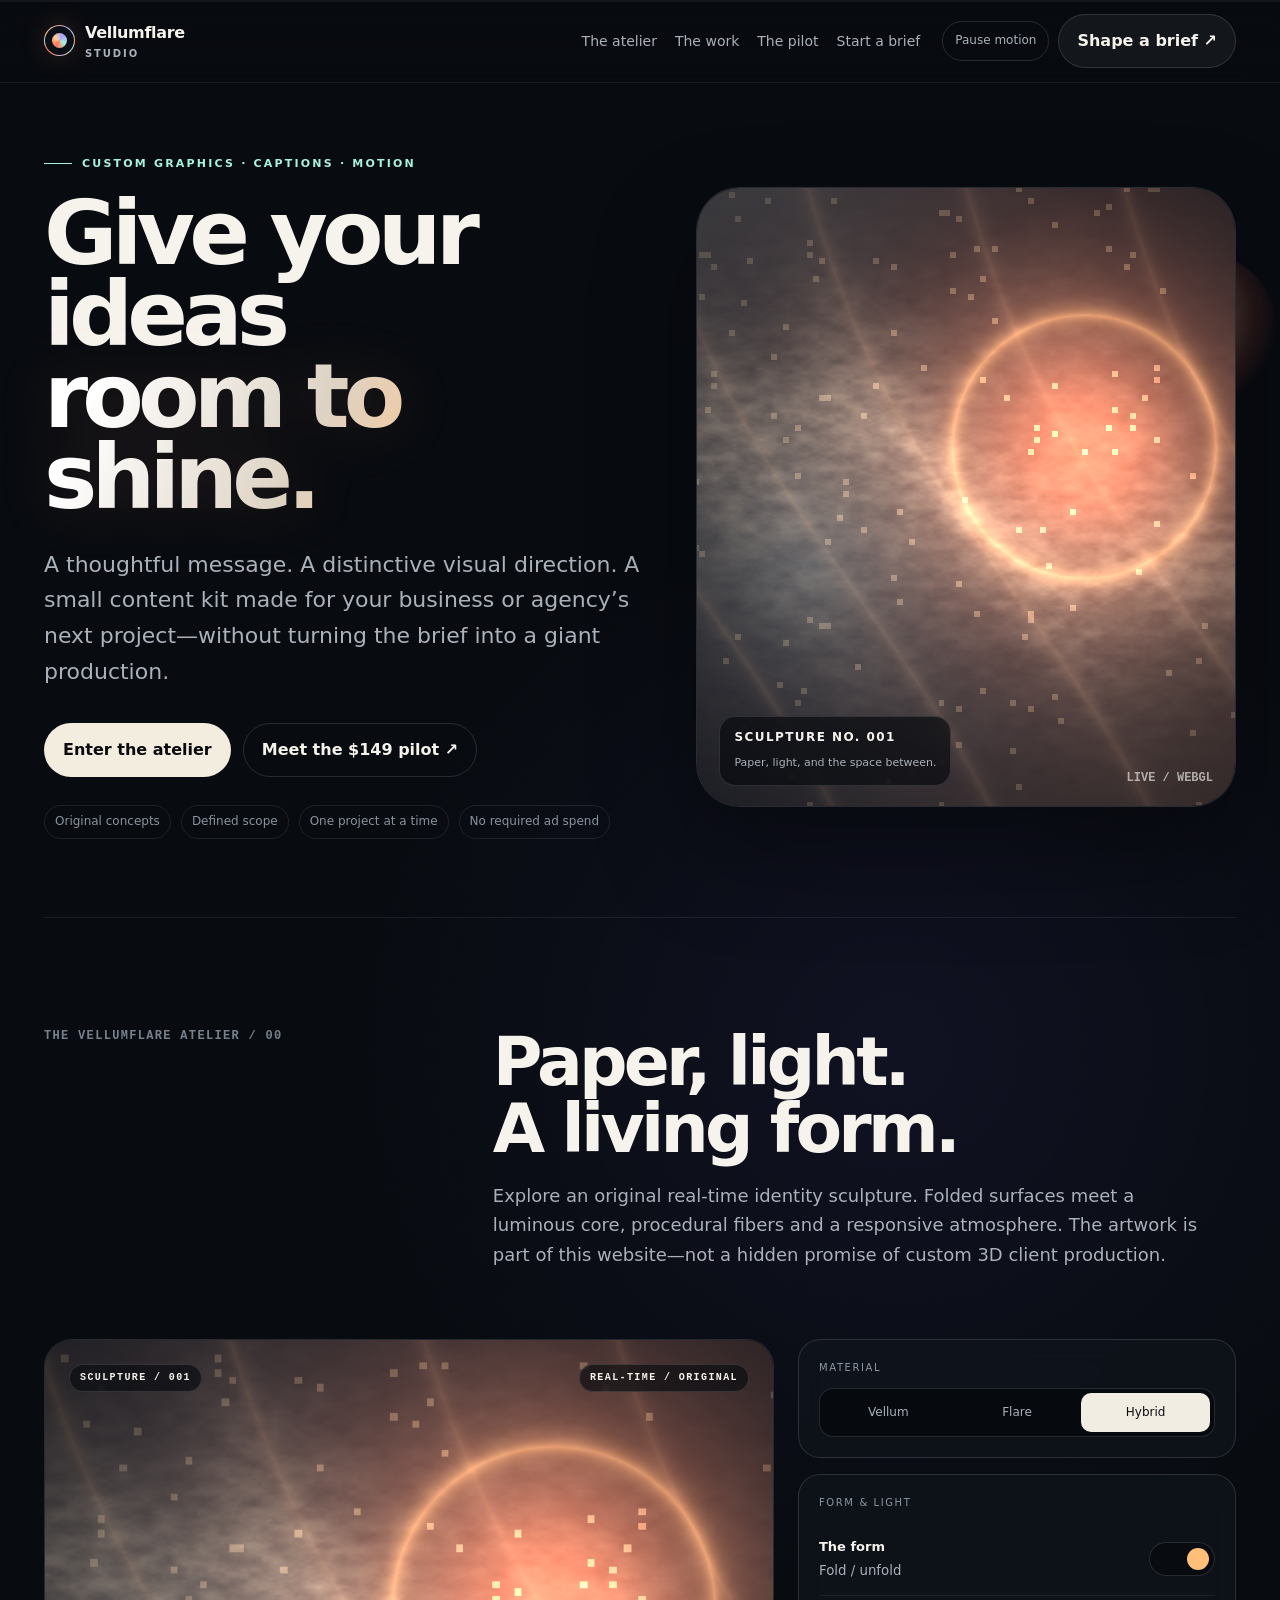
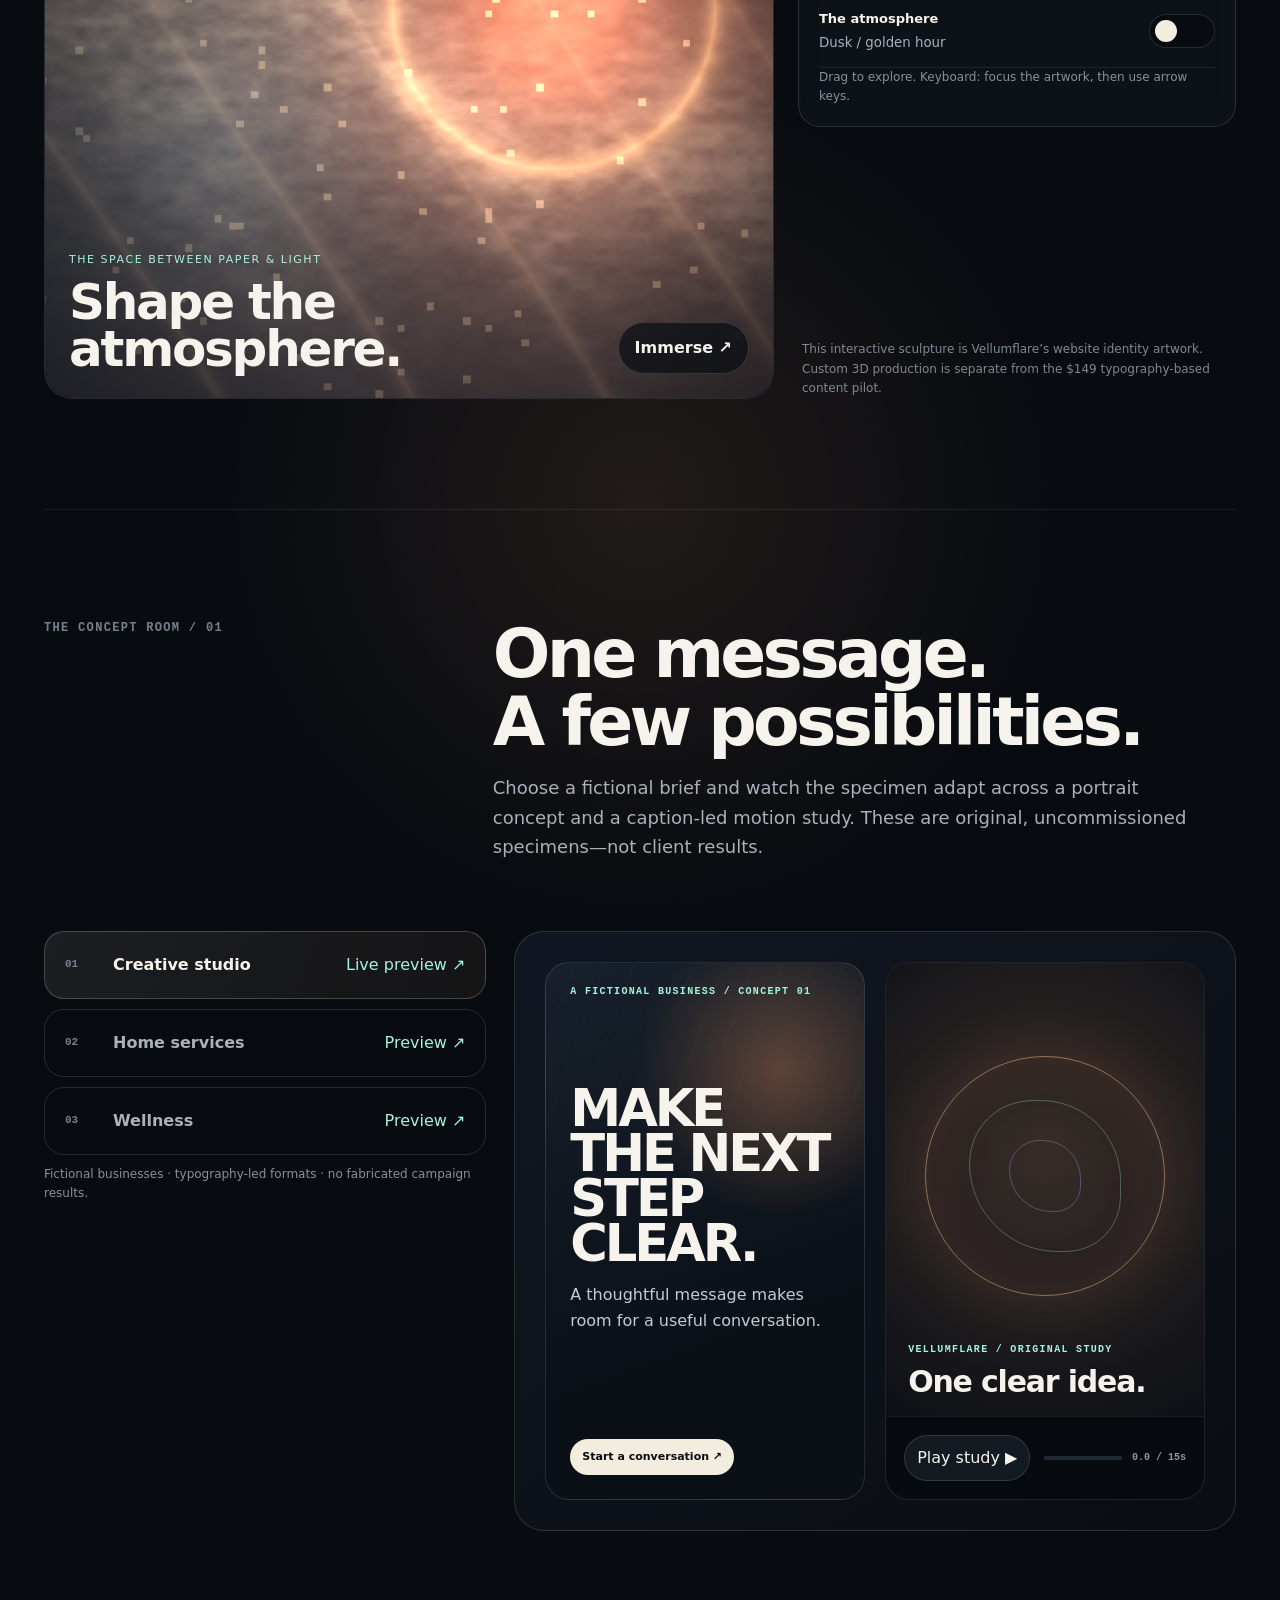
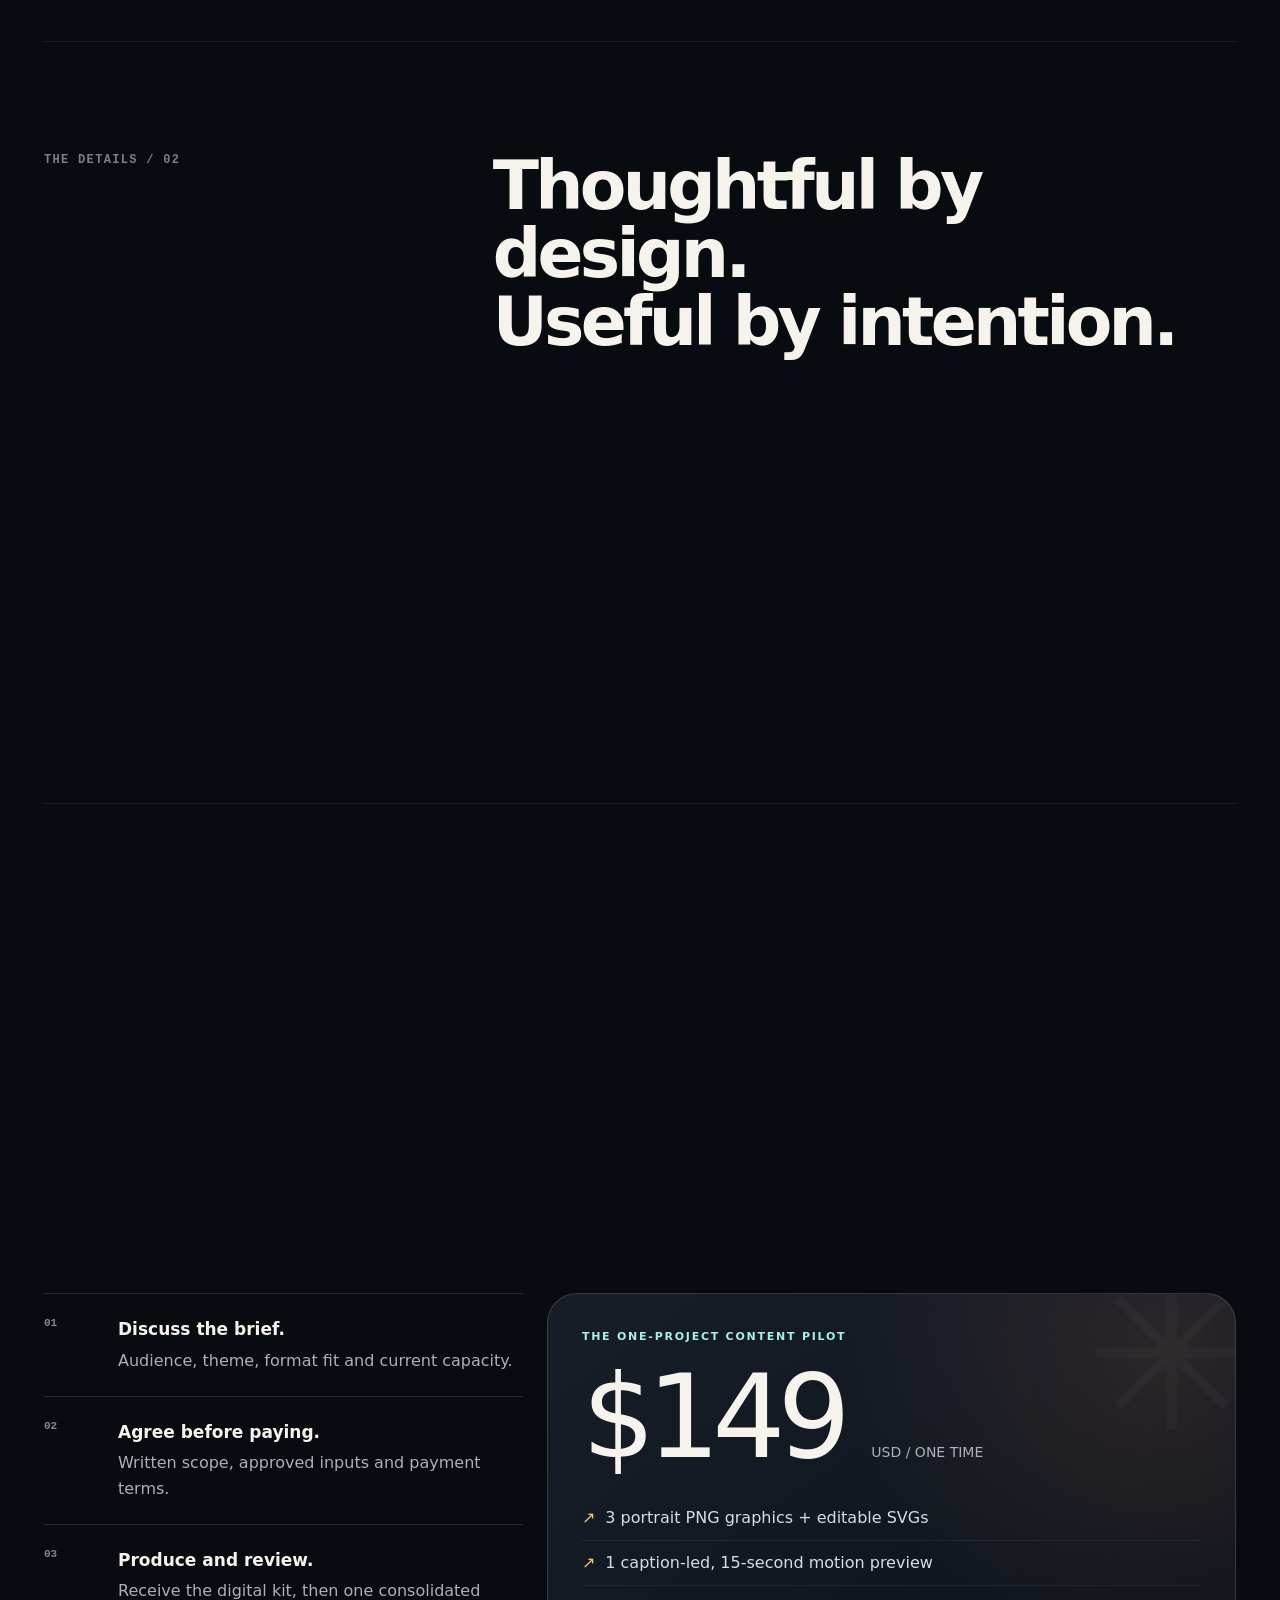
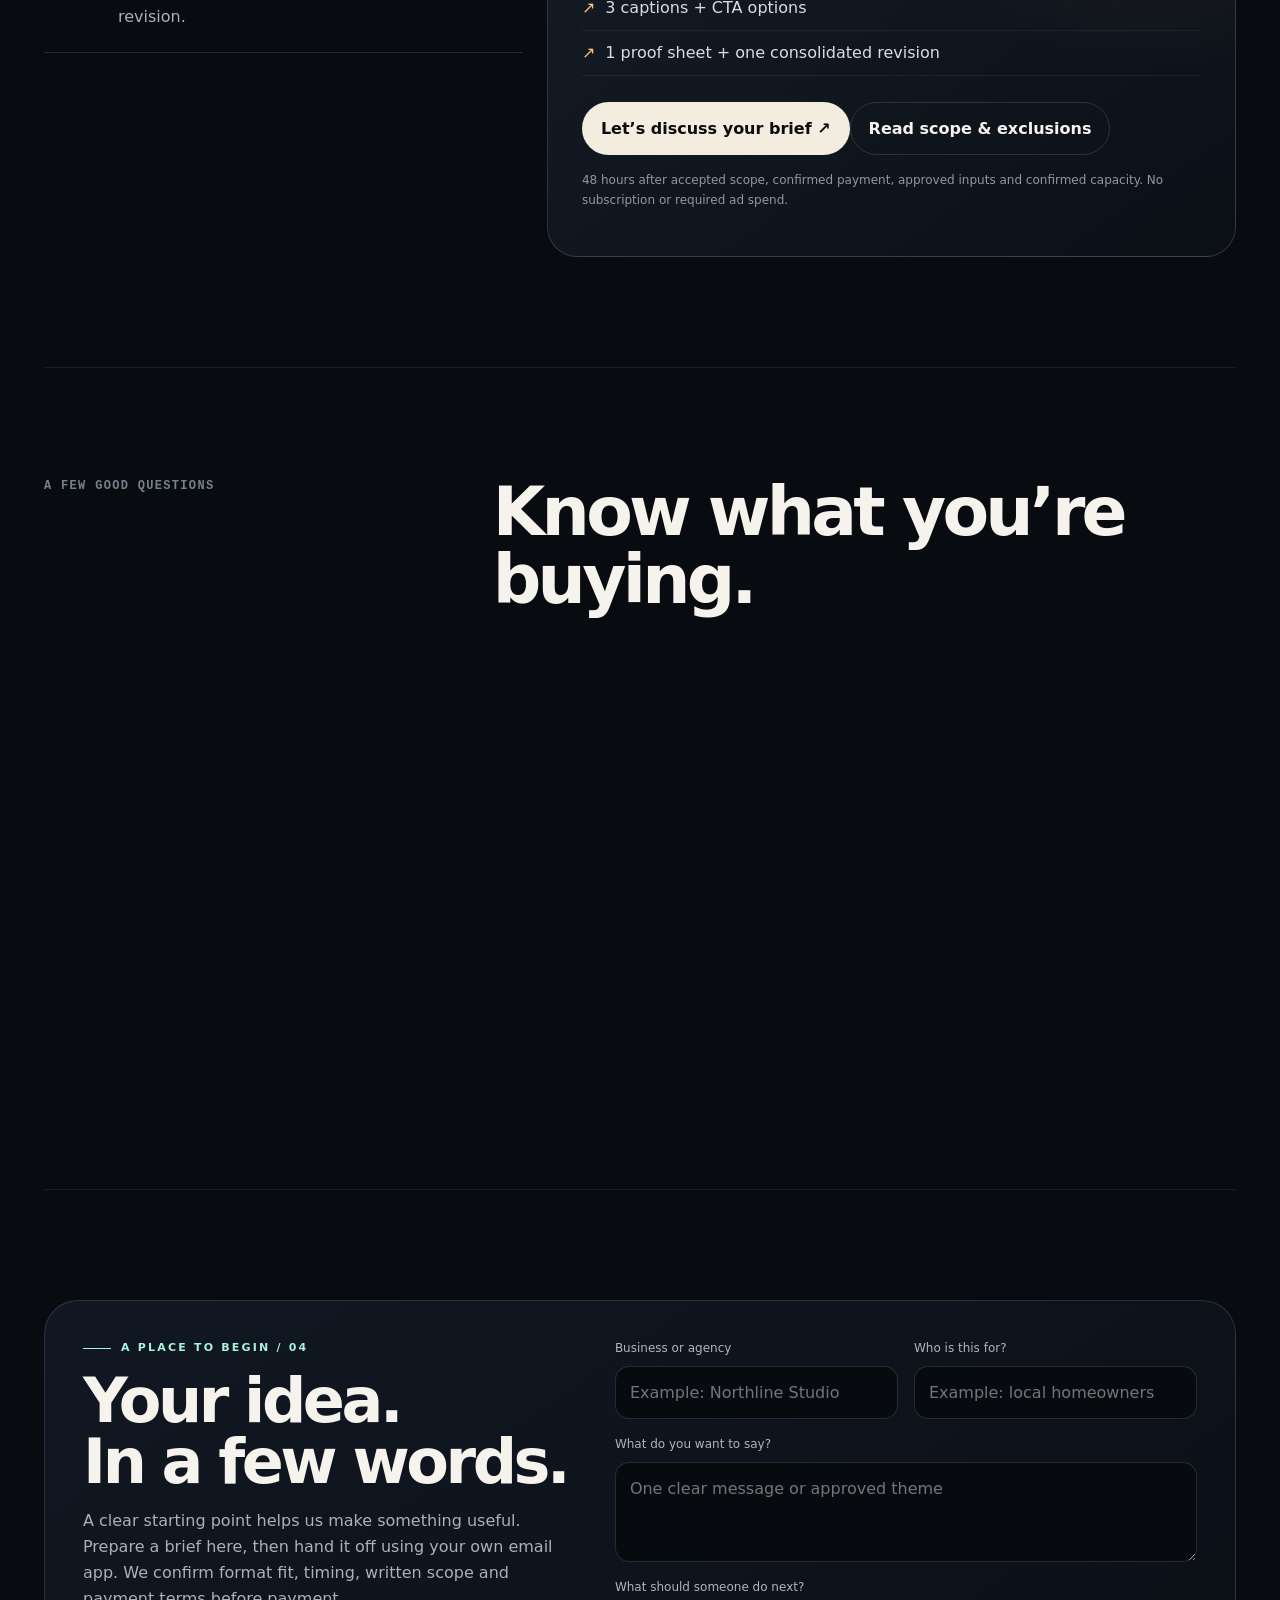
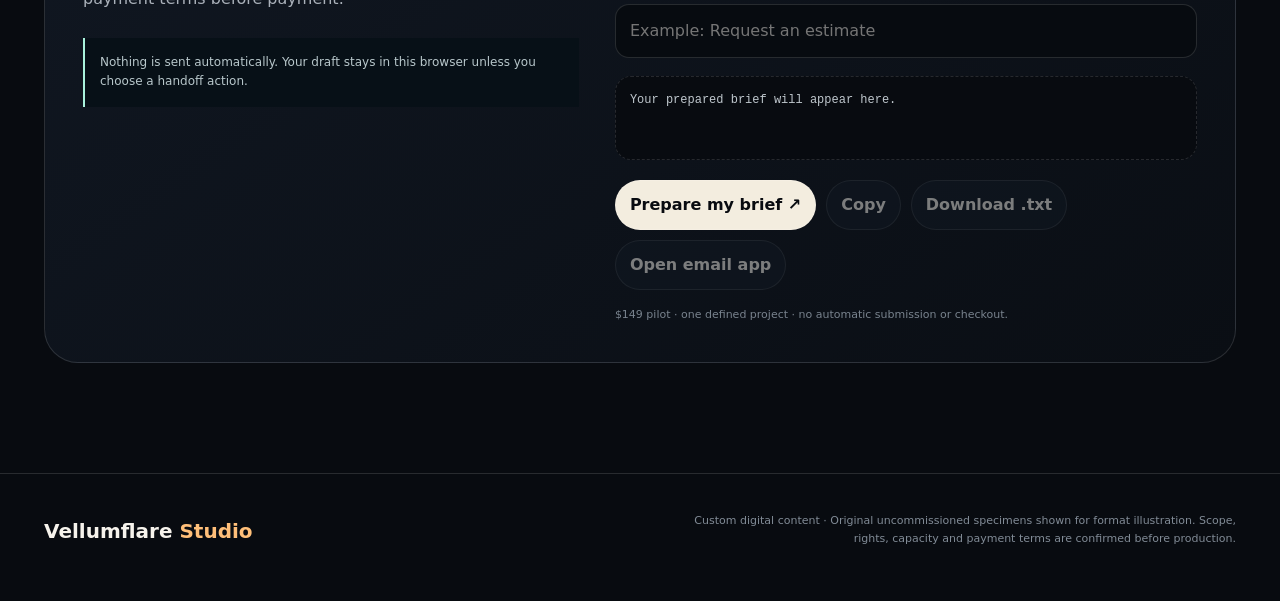
<file: apps/offer-page/index.html>
<!doctype html>
<html lang="en">
<head>
<meta charset="utf-8">
<meta name="viewport" content="width=device-width,initial-scale=1,viewport-fit=cover">
<meta name="description" content="Vellumflare Studio creates focused custom content pilots: original portrait graphics, captions and a 15-second motion preview for one approved theme.">
<meta name="theme-color" content="#080b10">
<title>Vellumflare Studio — Custom content in paper and light</title>
<style>
:root{color-scheme:dark;--bg:#080b10;--bg-soft:#0d1219;--paper:#f3eddf;--paper-2:#cfc6b7;--ink:#f6f3ec;--muted:#aab1ba;--line:rgba(255,255,255,.13);--flare:#ffbf79;--flare-hot:#ff7358;--aqua:#a9f2dc;--violet:#a7a1ff;--panel:rgba(16,21,29,.72);--glass:rgba(10,14,20,.58);--radius:28px;--mx:50%;--my:30%;--scroll:0%}
*{box-sizing:border-box}html{scroll-behavior:smooth;background:var(--bg)}body{margin:0;background:radial-gradient(circle at var(--mx) var(--my),rgba(255,170,105,.10),transparent 26rem),radial-gradient(circle at 70% 15%,rgba(115,101,255,.08),transparent 34rem),var(--bg);color:var(--ink);font:16px/1.62 Inter,ui-sans-serif,system-ui,-apple-system,BlinkMacSystemFont,"Segoe UI",sans-serif;overflow-x:hidden;min-height:100vh}body::before{content:"";position:fixed;inset:0;pointer-events:none;z-index:-1;opacity:.28;background-image:linear-gradient(rgba(255,255,255,.018) 1px,transparent 1px),linear-gradient(90deg,rgba(255,255,255,.014) 1px,transparent 1px);background-size:72px 72px;mask-image:linear-gradient(to bottom,#000,transparent 84%)}a{color:inherit}.skip-link{position:fixed;left:16px;top:12px;z-index:1000;background:var(--paper);color:#111;padding:10px 14px;border-radius:12px;transform:translateY(-180%);transition:transform .2s}.skip-link:focus{transform:none}button,a,input,textarea{font:inherit}button{color:inherit}button,.button{cursor:pointer}.button{text-decoration:none;display:inline-flex;align-items:center;gap:10px;padding:13px 18px;border-radius:999px;border:1px solid var(--line);background:rgba(255,255,255,.05);font-weight:720;transition:transform .25s,border-color .25s,background .25s}.button:hover{transform:translateY(-2px);border-color:rgba(255,255,255,.28);background:rgba(255,255,255,.09)}.button.primary{background:var(--paper);color:#0a0c10;border-color:transparent}.button.primary:hover{background:#fff}.button.ghost{background:transparent}button:focus-visible,a:focus-visible,input:focus-visible,textarea:focus-visible,summary:focus-visible,[tabindex]:focus-visible{outline:3px solid var(--aqua);outline-offset:4px}button:disabled{opacity:.48;cursor:not-allowed;transform:none}[hidden]{display:none!important}.progress-rail{position:fixed;left:0;right:0;top:0;height:2px;z-index:90;background:rgba(255,255,255,.05)}.progress-rail i{display:block;height:100%;width:var(--scroll);background:linear-gradient(90deg,var(--aqua),var(--flare),var(--flare-hot));box-shadow:0 0 16px rgba(255,169,101,.5)}
.nav-wrap{position:sticky;top:0;z-index:80;backdrop-filter:blur(18px);background:linear-gradient(to bottom,rgba(8,11,16,.94),rgba(8,11,16,.58));border-bottom:1px solid rgba(255,255,255,.07)}nav{max-width:1240px;margin:auto;min-height:72px;padding:14px 24px;display:flex;align-items:center;gap:22px}.brand{display:flex;align-items:center;gap:10px;text-decoration:none;font-weight:850;letter-spacing:-.02em}.brand-mark{width:31px;height:31px;display:grid;place-items:center;border:1px solid var(--line);border-radius:50%;background:radial-gradient(circle at 42% 42%,#fff3 0 13%,transparent 14%),conic-gradient(from 210deg,var(--flare-hot),var(--flare),var(--violet),var(--aqua),var(--flare-hot));box-shadow:inset 0 0 0 7px #0c1016,0 0 28px #ff98642e}.brand small{font-size:10px;letter-spacing:.19em;color:var(--muted);display:block;font-weight:650}.nav-links{display:flex;gap:18px;margin-left:auto}.nav-links a{text-decoration:none;color:var(--muted);font-size:14px}.nav-links a:hover{color:var(--ink)}.nav-actions{display:flex;gap:9px;align-items:center}.motion-control{border:1px solid var(--line);border-radius:999px;background:transparent;padding:9px 12px;font-size:12px;color:var(--muted)}main{display:block}.shell{max-width:1240px;margin:auto;padding:0 24px}
.hero{min-height:calc(100vh - 74px);display:grid;grid-template-columns:minmax(0,1.05fr) minmax(370px,.95fr);align-items:center;gap:56px;padding:72px 0 78px}.kicker{display:flex;align-items:center;gap:10px;color:var(--aqua);font-size:11px;letter-spacing:.2em;font-weight:800;text-transform:uppercase}.kicker::before{content:"";width:28px;height:1px;background:currentColor}.hero h1{font-size:clamp(54px,7vw,105px);line-height:.91;letter-spacing:-.065em;margin:20px 0 28px;max-width:780px}.hero h1 .glow{display:inline-block;color:transparent;background:linear-gradient(115deg,#fff 10%,#ddd3c4 45%,#ffc489 72%,#ff7d67);background-clip:text;-webkit-background-clip:text;filter:drop-shadow(0 0 28px rgba(255,159,103,.12))}.hero-copy{max-width:650px;font-size:clamp(18px,2vw,22px);color:var(--muted)}.hero-actions{display:flex;gap:12px;flex-wrap:wrap;margin-top:34px}.trust-line{display:flex;gap:10px;flex-wrap:wrap;margin-top:28px;color:#89939f;font-size:12px}.trust-line span{border:1px solid rgba(255,255,255,.09);border-radius:999px;padding:6px 10px}.hero-art{position:relative;min-height:620px}.art-frame{position:absolute;inset:0;border-radius:44px;overflow:hidden;border:1px solid var(--line);background:#090d13;box-shadow:0 45px 100px rgba(0,0,0,.34)}.art-frame::after{content:"";position:absolute;inset:0;pointer-events:none;background:linear-gradient(150deg,rgba(255,255,255,.12),transparent 23%,transparent 70%,rgba(255,142,86,.08));mix-blend-mode:screen}.art-frame canvas{width:100%;height:100%;display:block}.art-meta{position:absolute;left:22px;right:22px;bottom:20px;z-index:4;display:flex;justify-content:space-between;gap:16px;align-items:end}.art-caption{padding:11px 14px;border:1px solid var(--line);border-radius:16px;background:rgba(6,9,13,.66);backdrop-filter:blur(12px)}.art-caption b{display:block;font-size:12px;letter-spacing:.12em}.art-caption span{font-size:11px;color:var(--muted)}.art-number{font:600 12px/1.2 ui-monospace,SFMono-Regular,Menlo,monospace;color:#ffffff99}.hero-art .orb{position:absolute;width:170px;height:170px;border-radius:50%;right:-45px;top:65px;background:radial-gradient(circle at 38% 38%,#fff6,#ffc08b55 25%,#ff6d5d20 52%,transparent 70%);filter:blur(1px);pointer-events:none;animation:drift 9s ease-in-out infinite}
.fallback-art{position:absolute;inset:0;z-index:2;display:grid;place-items:center;background:radial-gradient(circle at 50% 48%,#ffa97335,transparent 15rem),linear-gradient(145deg,#111824,#080b10);overflow:hidden}.fallback-sheet{width:58%;aspect-ratio:1/1.25;transform:rotate(-13deg) skewY(8deg);border:1px solid #ffffff2b;border-radius:8% 28% 7% 26%;background:linear-gradient(135deg,#ffffff24,#e4d8c20d 45%,#ffbe8720);box-shadow:-40px 55px 90px #0008,30px -20px 90px #ff9b5f1a}.fallback-sheet::before,.fallback-sheet::after{content:"";position:absolute;inset:12%;border:1px solid #ffffff12;border-radius:inherit;transform:rotate(18deg)}.fallback-sheet::after{inset:28%;background:radial-gradient(circle,#ffd0a999,transparent 62%);filter:blur(10px)}
.section{position:relative;padding:110px 0;border-top:1px solid rgba(255,255,255,.08)}.section-head{display:grid;grid-template-columns:.55fr 1fr;gap:40px;align-items:start;margin-bottom:52px}.section-index{color:#77818d;font:600 12px/1.4 ui-monospace,SFMono-Regular,Menlo,monospace;letter-spacing:.11em}.section h2{font-size:clamp(38px,5.3vw,72px);line-height:1;letter-spacing:-.055em;margin:0}.section-lede{font-size:18px;color:var(--muted);max-width:720px}.reveal{opacity:0;transform:translateY(22px);transition:opacity .8s ease,transform .8s cubic-bezier(.2,.7,.2,1)}.reveal.is-visible{opacity:1;transform:none}
.atelier-grid{display:grid;grid-template-columns:minmax(0,1.25fr) minmax(300px,.75fr);gap:24px}.stage{position:relative;min-height:660px;border:1px solid var(--line);border-radius:var(--radius);overflow:hidden;background:#070a0f}.stage canvas{width:100%;height:100%;position:absolute;inset:0}.stage-top{position:absolute;z-index:4;left:24px;right:24px;top:24px;display:flex;justify-content:space-between;gap:12px}.stage-chip{padding:8px 10px;border-radius:999px;border:1px solid var(--line);background:#080b10a8;backdrop-filter:blur(10px);font:650 10px/1 ui-monospace,SFMono-Regular,Menlo,monospace;letter-spacing:.14em}.stage-bottom{position:absolute;left:24px;right:24px;bottom:24px;z-index:4;display:flex;justify-content:space-between;gap:15px;align-items:end}.stage-title{max-width:420px}.stage-title span{font-size:11px;color:var(--aqua);letter-spacing:.14em}.stage-title h3{font-size:clamp(28px,4vw,50px);line-height:.95;letter-spacing:-.045em;margin:8px 0 0}.immerse{border:1px solid #ffffff26;background:#0a0e14b8;backdrop-filter:blur(12px);padding:12px 16px;border-radius:999px;font-weight:720}.controls{display:flex;flex-direction:column;gap:16px}.control-panel{border:1px solid var(--line);border-radius:22px;padding:20px;background:var(--panel);backdrop-filter:blur(14px)}.control-label{font-size:10px;letter-spacing:.16em;color:#8d98a4;text-transform:uppercase;margin-bottom:12px}.segmented{display:grid;grid-template-columns:repeat(3,1fr);padding:4px;border:1px solid var(--line);border-radius:14px;background:#06090e}.segmented button{border:0;background:transparent;padding:10px 8px;border-radius:10px;font-size:12px;color:var(--muted)}.segmented button[aria-pressed="true"]{background:#f2ede2;color:#0b0d11}.toggle-row{display:grid;grid-template-columns:1fr auto;gap:15px;align-items:center;padding:12px 0;border-bottom:1px solid rgba(255,255,255,.07)}.toggle-row:last-child{border-bottom:0}.toggle-row b{display:block;font-size:13px}.toggle-row small{color:var(--muted)}.switch{border:1px solid var(--line);background:#080b10;border-radius:999px;padding:5px;width:66px;height:34px;position:relative}.switch::after{content:"";display:block;width:22px;height:22px;border-radius:50%;background:var(--paper);transition:transform .25s}.switch[aria-pressed="true"]::after{transform:translateX(32px);background:var(--flare)}.hint{font-size:12px;color:#87919d;margin:0}.atelier-note{margin-top:auto;padding:18px 4px 0;color:#7f8994;font-size:12px}
.concept-layout{display:grid;grid-template-columns:.76fr 1.24fr;gap:28px}.selector-stack{display:flex;flex-direction:column;gap:10px}.specimen-choice{width:100%;text-align:left;border:1px solid var(--line);border-radius:20px;background:transparent;padding:20px;color:var(--muted);display:grid;grid-template-columns:38px 1fr auto;gap:10px;align-items:center}.specimen-choice[aria-pressed="true"]{background:linear-gradient(115deg,rgba(255,255,255,.08),rgba(255,172,105,.06));color:var(--ink);border-color:#ffffff33}.specimen-choice .n{font:600 11px/1 ui-monospace,SFMono-Regular,monospace;color:#77818d}.specimen-choice b{font-size:16px}.specimen-choice em{font-style:normal;color:var(--aqua)}.concept-preview{border:1px solid var(--line);border-radius:30px;padding:30px;background:linear-gradient(145deg,#111722,#0a0d12);min-height:600px;display:grid;grid-template-columns:1fr 1fr;gap:20px}.portrait{position:relative;border:1px solid #ffffff1d;border-radius:24px;overflow:hidden;min-height:510px;background:radial-gradient(circle at 74% 20%,#ff9e6550,transparent 30%),linear-gradient(160deg,#17202b,#0b1017 68%);padding:24px;display:flex;flex-direction:column;justify-content:space-between}.portrait::before{content:"";position:absolute;inset:0;background:repeating-linear-gradient(110deg,transparent 0 26px,#ffffff05 27px 28px);mask-image:linear-gradient(black,transparent 72%)}.portrait>*{position:relative}.portrait .tag{font:700 10px/1 ui-monospace,SFMono-Regular,monospace;letter-spacing:.13em;color:var(--aqua)}.portrait h3{font-size:clamp(35px,4vw,61px);letter-spacing:-.06em;line-height:.88;margin:0;text-transform:uppercase}.portrait p{color:#c5cbd1;max-width:330px}.portrait .mini-cta{display:inline-flex;align-self:flex-start;border-radius:999px;background:var(--paper);color:#0a0d11;padding:9px 12px;font-size:11px;font-weight:800}.motion-card{border:1px solid #ffffff1a;border-radius:24px;background:#070a0f;display:flex;flex-direction:column;overflow:hidden}.motion-visual{flex:1;min-height:360px;position:relative;overflow:hidden;background:radial-gradient(circle at 50% 42%,#ffb47a2f,transparent 20rem),#0a0e15}.motion-ring{position:absolute;width:240px;height:240px;border:1px solid #ffc48a80;border-radius:50%;left:50%;top:47%;transform:translate(-50%,-50%);box-shadow:0 0 70px #ff956b24,inset 0 0 55px #ff956b1c}.motion-ring::before,.motion-ring::after{content:"";position:absolute;inset:18%;border:1px solid #a9f2dc4d;border-radius:44% 56% 38% 62%;animation:spin 9s linear infinite}.motion-ring::after{inset:35%;border-color:#a8a1ff55;animation-direction:reverse;animation-duration:6s}.motion-copy{position:absolute;left:22px;right:22px;bottom:20px}.motion-copy .eyebrow{font:700 10px/1 ui-monospace,SFMono-Regular,monospace;color:var(--aqua);letter-spacing:.13em}.motion-copy strong{font-size:30px;line-height:.95;letter-spacing:-.04em;display:block;margin-top:8px}.motion-controls{padding:18px;border-top:1px solid #ffffff12;display:grid;grid-template-columns:auto 1fr;gap:14px;align-items:center}.motion-controls button{border:1px solid var(--line);border-radius:999px;background:#141a22;padding:9px 12px}.timeline{display:grid;grid-template-columns:1fr auto;gap:10px;align-items:center}.timeline progress{width:100%;height:4px;border:0;appearance:none;background:#202833}.timeline progress::-webkit-progress-bar{background:#202833;border-radius:99px}.timeline progress::-webkit-progress-value{background:linear-gradient(90deg,var(--aqua),var(--flare));border-radius:99px}.motion-time{font:600 10px/1 ui-monospace,SFMono-Regular,monospace;color:#8d97a2}
.details-grid{display:grid;grid-template-columns:repeat(3,1fr);gap:16px}.detail-card{border:1px solid var(--line);border-radius:24px;padding:26px;background:linear-gradient(145deg,rgba(255,255,255,.045),rgba(255,255,255,.015));min-height:270px;display:flex;flex-direction:column}.detail-card .n{font:700 11px/1 ui-monospace,SFMono-Regular,monospace;color:var(--aqua);letter-spacing:.12em}.detail-card h3{font-size:25px;line-height:1.06;letter-spacing:-.035em;margin:52px 0 12px}.detail-card p{color:var(--muted);margin:auto 0 0}.pilot-grid{display:grid;grid-template-columns:.82fr 1.18fr;gap:24px}.process-list{border-top:1px solid var(--line)}.process-step{display:grid;grid-template-columns:56px 1fr;gap:18px;padding:22px 0;border-bottom:1px solid var(--line)}.process-step .n{font:600 11px/1.3 ui-monospace,SFMono-Regular,monospace;color:#7f8995}.process-step b{display:block;font-size:17px}.process-step p{margin:4px 0 0;color:var(--muted)}.offer-card{position:relative;border:1px solid #ffffff25;border-radius:30px;padding:34px;background:radial-gradient(circle at 90% 10%,#ff986c1c,transparent 20rem),linear-gradient(145deg,#171e28,#0b1017);overflow:hidden}.offer-card::before{content:"✳";position:absolute;right:-25px;top:-42px;font-size:210px;line-height:1;color:#ffffff06}.offer-card .offer-label{font-size:11px;letter-spacing:.16em;color:var(--aqua);font-weight:800}.price{font-size:clamp(68px,9vw,118px);line-height:.92;letter-spacing:-.07em;margin:18px 0}.price small{font-size:14px;letter-spacing:0;color:var(--muted)}.offer-list{list-style:none;padding:0;margin:26px 0}.offer-list li{padding:9px 0;border-bottom:1px solid #ffffff0f;color:#d9dde0}.offer-list li::before{content:"↗";color:var(--flare);margin-right:10px}.offer-foot{font-size:12px;color:#8f99a4;margin-top:16px}.faq{max-width:920px;margin-left:auto}.faq details{border-bottom:1px solid var(--line);padding:0}.faq summary{list-style:none;cursor:pointer;padding:23px 0;font-weight:730;display:flex;justify-content:space-between;gap:20px}.faq summary::-webkit-details-marker{display:none}.faq summary::after{content:"+";color:var(--aqua);font-size:22px}.faq details[open] summary::after{content:"–"}.faq details p{color:var(--muted);margin:-5px 0 24px;max-width:760px}
.brief-wrap{border:1px solid var(--line);border-radius:34px;padding:38px;background:linear-gradient(145deg,#111823,#0a0e14);display:grid;grid-template-columns:.92fr 1.08fr;gap:36px}.brief-intro h3{font-size:clamp(38px,5vw,62px);line-height:.98;letter-spacing:-.055em;margin:14px 0}.brief-intro p{color:var(--muted)}.brief-status{margin-top:26px;padding:15px;border-left:2px solid var(--aqua);background:#071017;color:#b8c7cb;font-size:12px}.brief-form{display:grid;grid-template-columns:1fr 1fr;gap:16px}.field{display:flex;flex-direction:column;gap:7px}.field.full{grid-column:1/-1}.field label{font-size:12px;color:#aeb6bd}.field input,.field textarea{width:100%;border:1px solid var(--line);border-radius:14px;background:#070b10;color:var(--ink);padding:13px 14px;outline:0}.field textarea{min-height:100px;resize:vertical}.field input:focus,.field textarea:focus{border-color:#a9f2dc88;box-shadow:0 0 0 3px #a9f2dc12}.brief-preview{grid-column:1/-1;margin:2px 0 0;border:1px dashed #ffffff20;border-radius:16px;background:#080b10;padding:14px;white-space:pre-wrap;min-height:84px;color:#bfc7cd;font:12px/1.55 ui-monospace,SFMono-Regular,Menlo,monospace}.brief-actions{grid-column:1/-1;display:flex;gap:10px;flex-wrap:wrap;margin-top:4px}.brief-actions button{border:1px solid var(--line);border-radius:999px;background:#111923;padding:11px 14px;font-weight:700}.brief-actions button.primary{background:var(--paper);color:#080b10}.fine{grid-column:1/-1;color:#79838e;font-size:11px;margin:0}footer{border-top:1px solid var(--line);padding:38px 0 54px;color:#818b96}.footer-grid{display:flex;justify-content:space-between;gap:22px;align-items:flex-end}.footer-brand{font-size:20px;font-weight:850;color:var(--ink)}.footer-brand span{color:var(--flare)}.footer-small{font-size:11px;max-width:580px;text-align:right}
dialog{border:1px solid #ffffff27;border-radius:28px;background:#070a0f;color:var(--ink);padding:0;max-width:min(1180px,94vw);width:100%;box-shadow:0 45px 120px #000c}dialog::backdrop{background:#010204e8;backdrop-filter:blur(10px)}.immersive-shell{height:min(84vh,800px);position:relative;overflow:hidden;border-radius:27px}.immersive-shell canvas{width:100%;height:100%;display:block}.dialog-bar{position:absolute;z-index:6;left:18px;right:18px;top:18px;display:flex;justify-content:space-between;align-items:center;gap:12px}.dialog-bar span{padding:9px 11px;border:1px solid var(--line);border-radius:999px;background:#070a0fa8;backdrop-filter:blur(9px);font:650 10px/1 ui-monospace,SFMono-Regular,monospace;letter-spacing:.12em}.dialog-close{border:1px solid var(--line);border-radius:50%;background:#070a0fbb;width:42px;height:42px;font-size:20px}.scope-dialog{padding:30px;max-width:650px}.scope-dialog h2{font-size:36px;letter-spacing:-.04em;margin-top:0}.scope-dialog p,.scope-dialog li{color:var(--muted)}.scope-dialog .dialog-close{position:absolute;right:18px;top:18px}@keyframes drift{0%,100%{transform:translate3d(0,0,0)}50%{transform:translate3d(-18px,16px,0)}}@keyframes spin{to{transform:rotate(360deg)}}
@media(max-width:980px){.nav-links{display:none}.hero{grid-template-columns:1fr;padding-top:54px}.hero-art{min-height:560px}.atelier-grid,.concept-layout,.pilot-grid,.brief-wrap{grid-template-columns:1fr}.controls{display:grid;grid-template-columns:1fr 1fr}.concept-preview{min-height:560px}.details-grid{grid-template-columns:1fr 1fr}.section-head{grid-template-columns:1fr}.brief-form{max-width:none}.footer-grid{align-items:flex-start;flex-direction:column}.footer-small{text-align:left}}@media(max-width:680px){nav,.shell{padding-left:17px;padding-right:17px}.nav-actions .button{display:none}.hero{min-height:auto;padding:48px 0 58px;gap:38px}.hero h1{font-size:clamp(52px,16vw,78px)}.hero-art{min-height:500px}.art-frame{border-radius:30px}.section{padding:78px 0}.section h2{font-size:44px}.controls{grid-template-columns:1fr}.atelier-grid{gap:14px}.stage{min-height:520px}.concept-preview{grid-template-columns:1fr;padding:16px}.motion-card{min-height:520px}.details-grid{grid-template-columns:1fr}.detail-card{min-height:220px}.offer-card,.brief-wrap{padding:24px}.brief-form{grid-template-columns:1fr}.field{grid-column:1/-1}.footer-small{max-width:100%}.immersive-shell{height:76vh}}@media(prefers-reduced-motion:reduce){html{scroll-behavior:auto}*,*::before,*::after{animation-duration:.001ms!important;animation-iteration-count:1!important;transition-duration:.001ms!important}.reveal{opacity:1;transform:none}}body.motion-paused *,body.motion-paused *::before,body.motion-paused *::after{animation-play-state:paused!important}
</style>
</head>
<body data-contact-email="">
<a class="skip-link" href="#main-content">Skip to content</a><div class="progress-rail" aria-hidden="true"><i></i></div>
<header class="nav-wrap"><nav aria-label="Primary"><a class="brand" href="#top" aria-label="Vellumflare Studio home"><span class="brand-mark" aria-hidden="true"></span><span>Vellumflare<small>STUDIO</small></span></a><div class="nav-links"><a href="#atelier">The atelier</a><a href="#work">The work</a><a href="#pilot">The pilot</a><a href="#brief">Start a brief</a></div><div class="nav-actions"><button class="motion-control" id="motion-toggle" type="button" aria-pressed="false">Pause motion</button><a class="button" href="#brief">Shape a brief ↗</a></div></nav></header>
<main id="main-content"><div class="shell" id="top"><section class="hero"><div class="reveal is-visible"><div class="kicker">Custom graphics · captions · motion</div><h1>Give your ideas <span class="glow">room to shine.</span></h1><p class="hero-copy">A thoughtful message. A distinctive visual direction. A small content kit made for your business or agency’s next project—without turning the brief into a giant production.</p><div class="hero-actions"><a class="button primary" href="#atelier">Enter the atelier</a><a class="button ghost" href="#pilot">Meet the $149 pilot ↗</a></div><div class="trust-line"><span>Original concepts</span><span>Defined scope</span><span>One project at a time</span><span>No required ad spend</span></div></div><div class="hero-art reveal is-visible" aria-label="Live Vellumflare identity study"><div class="orb" aria-hidden="true"></div><div class="art-frame"><canvas id="atelier-canvas" tabindex="0" aria-label="Interactive folded-paper light sculpture. Drag or use arrow keys to rotate."></canvas><div id="webgl-fallback" class="fallback-art" hidden role="img" aria-label="Folded vellum and luminous core artwork fallback"><div class="fallback-sheet"></div></div><div class="art-meta"><div class="art-caption"><b>SCULPTURE NO. 001</b><span>Paper, light, and the space between.</span></div><span class="art-number">LIVE / WEBGL</span></div></div></div></section>
<section class="section" id="atelier"><div class="section-head reveal"><div class="section-index">THE VELLUMFLARE ATELIER / 00</div><div><h2>Paper, light.<br>A living form.</h2><p class="section-lede">Explore an original real-time identity sculpture. Folded surfaces meet a luminous core, procedural fibers and a responsive atmosphere. The artwork is part of this website—not a hidden promise of custom 3D client production.</p></div></div><div class="atelier-grid"><div class="stage reveal"><canvas id="immersive-canvas" tabindex="0" aria-label="Interactive close view of the Vellumflare sculpture. Drag or use arrow keys."></canvas><div id="stage-fallback" class="fallback-art" hidden role="img" aria-label="Folded vellum sculpture fallback"><div class="fallback-sheet"></div></div><div class="stage-top"><span class="stage-chip">SCULPTURE / 001</span><span class="stage-chip">REAL-TIME / ORIGINAL</span></div><div class="stage-bottom"><div class="stage-title"><span>THE SPACE BETWEEN PAPER &amp; LIGHT</span><h3>Shape the atmosphere.</h3></div><button class="immerse" id="open-immerse" type="button">Immerse ↗</button></div></div><div class="controls reveal"><div class="control-panel"><div class="control-label">Material</div><div class="segmented" role="group" aria-label="Sculpture material"><button id="material-vellum" type="button" aria-pressed="false">Vellum</button><button id="material-flare" type="button" aria-pressed="false">Flare</button><button id="material-hybrid" type="button" aria-pressed="true">Hybrid</button></div></div><div class="control-panel"><div class="control-label">Form &amp; light</div><div class="toggle-row"><div><b>The form</b><small>Fold / unfold</small></div><button class="switch" id="fold-toggle" type="button" aria-pressed="true" aria-label="Toggle folded form"></button></div><div class="toggle-row"><div><b>The atmosphere</b><small>Dusk / golden hour</small></div><button class="switch" id="light-toggle" type="button" aria-pressed="false" aria-label="Toggle golden-hour light"></button></div><p class="hint">Drag to explore. Keyboard: focus the artwork, then use arrow keys.</p></div><div class="atelier-note">This interactive sculpture is Vellumflare’s website identity artwork. Custom 3D production is separate from the $149 typography-based content pilot.</div></div></div></section>
<section class="section" id="work"><div class="section-head reveal"><div class="section-index">THE CONCEPT ROOM / 01</div><div><h2>One message.<br>A few possibilities.</h2><p class="section-lede">Choose a fictional brief and watch the specimen adapt across a portrait concept and a caption-led motion study. These are original, uncommissioned specimens—not client results.</p></div></div><div class="concept-layout"><div class="selector-stack reveal" aria-label="Choose a fictional brief"><button class="specimen-choice" id="specimen-studio" type="button" aria-pressed="true"><span class="n">01</span><b>Creative studio</b><em>Live preview ↗</em></button><button class="specimen-choice" id="specimen-home" type="button" aria-pressed="false"><span class="n">02</span><b>Home services</b><em>Preview ↗</em></button><button class="specimen-choice" id="specimen-wellness" type="button" aria-pressed="false"><span class="n">03</span><b>Wellness</b><em>Preview ↗</em></button><p class="hint">Fictional businesses · typography-led formats · no fabricated campaign results.</p></div><div class="concept-preview reveal"><article class="portrait" aria-live="polite"><span class="tag" id="concept-tag">A FICTIONAL BUSINESS / CONCEPT 01</span><div><h3 id="concept-title">Make the next step clear.</h3><p id="concept-copy">A thoughtful message makes room for a useful conversation.</p></div><span class="mini-cta" id="concept-cta">Start a conversation ↗</span></article><article class="motion-card"><div class="motion-visual"><div class="motion-ring" aria-hidden="true"></div><div class="motion-copy"><span class="eyebrow">VELLUMFLARE / ORIGINAL STUDY</span><strong id="motion-copy">One clear idea.</strong></div></div><div class="motion-controls"><button id="motion-play" type="button">Play study ▶</button><div class="timeline"><progress id="motion-progress" max="15" value="0" aria-label="Motion study progress"></progress><span class="motion-time" id="motion-time" aria-live="polite">0.0 / 15s</span></div></div></article></div></div></section>
<section class="section"><div class="section-head reveal"><div class="section-index">THE DETAILS / 02</div><div><h2>Thoughtful by design.<br>Useful by intention.</h2></div></div><div class="details-grid"><article class="detail-card reveal"><span class="n">01 / VISUAL VOICE</span><h3>Three portrait graphics.</h3><p>1080 × 1920 PNG exports with editable SVG files, built around one approved theme and audience.</p></article><article class="detail-card reveal"><span class="n">02 / MOVEMENT</span><h3>A focused 15-second preview.</h3><p>One caption-led, 15-second motion preview that brings the approved visual direction together without adding filming or voiceover.</p></article><article class="detail-card reveal"><span class="n">03 / WORDS</span><h3>Copy with a direction.</h3><p>Three captions + CTA options, one proof sheet, and one consolidated revision within the accepted brief.</p></article></div></section>
<section class="section" id="pilot"><div class="section-head reveal"><div class="section-index">YOUR FIRST PROJECT / 03</div><div><h2>Small enough to try.<br>Clear enough to trust.</h2><p class="section-lede">For a business or agency with one message to develop, the pilot creates a defined place to start. Scope and fit are confirmed before money changes hands.</p></div></div><div class="pilot-grid"><div class="process-list reveal"><div class="process-step"><span class="n">01</span><div><b>Discuss the brief.</b><p>Audience, theme, format fit and current capacity.</p></div></div><div class="process-step"><span class="n">02</span><div><b>Agree before paying.</b><p>Written scope, approved inputs and payment terms.</p></div></div><div class="process-step"><span class="n">03</span><div><b>Produce and review.</b><p>Receive the digital kit, then one consolidated revision.</p></div></div></div><aside class="offer-card reveal"><div class="offer-label">THE ONE-PROJECT CONTENT PILOT</div><div class="price">$149 <small>USD / ONE TIME</small></div><ul class="offer-list"><li>3 portrait PNG graphics + editable SVGs</li><li>1 caption-led, 15-second motion preview</li><li>3 captions + CTA options</li><li>1 proof sheet + one consolidated revision</li></ul><a class="button primary" href="#brief">Let’s discuss your brief ↗</a><button class="button ghost" id="scope-open" type="button">Read scope &amp; exclusions</button><p class="offer-foot">48 hours after accepted scope, confirmed payment, approved inputs and confirmed capacity. No subscription or required ad spend.</p></aside></div></section>
<section class="section"><div class="section-head reveal"><div class="section-index">A FEW GOOD QUESTIONS</div><div><h2>Know what you’re buying.</h2></div></div><div class="faq reveal"><details><summary>Is this suitable for my agency’s clients?</summary><p>It can be used as a white-label production pilot for an approved client project. You must have permission to use any logos, imagery, fonts, claims and other supplied assets.</p></details><details><summary>What is outside the pilot?</summary><p>Filming, voiceover, paid stock purchases, ad spend, publishing, account management, open-ended editing, native design-app formats and custom 3D production are separate from this fixed pilot.</p></details><details><summary>Does this promise leads, sales or campaign performance?</summary><p>No. Vellumflare does not promise leads, sales, revenue or campaign performance. You are buying defined creative deliverables; outcomes depend on the offer, audience, placement and follow-through.</p></details><details><summary>How are delivery, cancellation and refunds handled?</summary><p>The 48-hour production window begins only after accepted scope, confirmed payment, approved inputs and available capacity. Written terms are confirmed before payment; payment issues are resolved before accepting a replacement scope.</p></details><details><summary>How is my information used here?</summary><p>The brief composer below runs locally in your browser. Nothing is sent automatically. You choose whether to copy, download or open the prepared text in your own email app.</p></details></div></section>
<section class="section" id="brief"><div class="brief-wrap reveal"><div class="brief-intro"><div class="kicker">A place to begin / 04</div><h3>Your idea.<br>In a few words.</h3><p>A clear starting point helps us make something useful. Prepare a brief here, then hand it off using your own email app. We confirm format fit, timing, written scope and payment terms before payment.</p><div class="brief-status" id="brief-status" aria-live="polite">Nothing is sent automatically. Your draft stays in this browser unless you choose a handoff action.</div></div><form class="brief-form" id="brief-form" novalidate><div class="field"><label for="brief-business">Business or agency</label><input id="brief-business" name="business" autocomplete="organization" required placeholder="Example: Northline Studio"></div><div class="field"><label for="brief-audience">Who is this for?</label><input id="brief-audience" name="audience" required placeholder="Example: local homeowners"></div><div class="field full"><label for="brief-message">What do you want to say?</label><textarea id="brief-message" name="message" required placeholder="One clear message or approved theme"></textarea></div><div class="field full"><label for="brief-cta">What should someone do next?</label><input id="brief-cta" name="cta" required placeholder="Example: Request an estimate"></div><pre class="brief-preview" id="brief-preview" aria-live="polite">Your prepared brief will appear here.</pre><div class="brief-actions"><button class="primary" id="brief-prepare" type="submit">Prepare my brief ↗</button><button id="brief-copy" type="button" disabled>Copy</button><button id="brief-download" type="button" disabled>Download .txt</button><button id="brief-email" type="button" disabled>Open email app</button></div><p class="fine">$149 pilot · one defined project · no automatic submission or checkout.</p></form></div></section></div></main>
<footer><div class="shell footer-grid"><div class="footer-brand">Vellumflare <span>Studio</span></div><div class="footer-small">Custom digital content · Original uncommissioned specimens shown for format illustration. Scope, rights, capacity and payment terms are confirmed before production.</div></div></footer>
<dialog id="immersive-dialog" aria-label="Immersive Vellumflare sculpture"><div class="immersive-shell"><canvas id="dialog-canvas" tabindex="0" aria-label="Immersive interactive Vellumflare sculpture"></canvas><div id="dialog-fallback" class="fallback-art" hidden role="img" aria-label="Immersive folded vellum sculpture fallback"><div class="fallback-sheet"></div></div><div class="dialog-bar"><span>VELLUMFLARE / IMMERSIVE STUDY</span><button class="dialog-close" id="immersive-close" type="button" aria-label="Close immersive view">×</button></div></div></dialog>
<dialog id="scope-dialog" class="scope-dialog"><button class="dialog-close" id="scope-close" type="button" aria-label="Close scope">×</button><h2>The $149 pilot scope</h2><p>Three portrait PNG graphics with editable SVG files, one caption-led 15-second motion preview, three captions and CTA options, one proof sheet and one consolidated revision.</p><p>The 48-hour window starts only after accepted scope, confirmed payment, approved inputs and confirmed production capacity.</p><ul><li>Filming, voiceover, paid stock, publishing, ad spend and account management are excluded.</li><li>Special fonts, client photography, logos and other supplied assets require usage permission and scope compatibility.</li><li>Custom 3D production is separate from this pilot; the live sculpture is website identity artwork.</li><li>No promise or guarantee of leads, sales, revenue or campaign performance is made.</li></ul></dialog>
<script>
(()=>{"use strict";const MOTION_DURATION=15;const doc=document;const root=doc.documentElement;const body=doc.body;const prefersReduced=window.matchMedia("(prefers-reduced-motion: reduce)");let globalPaused=prefersReduced.matches;let pageVisible=!doc.hidden;let heroVisible=true;let stageVisible=false;
const setPointerGlow=(event)=>{const x=(event.clientX/Math.max(innerWidth,1))*100;const y=(event.clientY/Math.max(innerHeight,1))*100;root.style.setProperty("--mx",`${x.toFixed(1)}%`);root.style.setProperty("--my",`${y.toFixed(1)}%`)};window.addEventListener("pointermove",setPointerGlow,{passive:true});
const updateScroll=()=>{const span=Math.max(doc.documentElement.scrollHeight-innerHeight,1);root.style.setProperty("--scroll",`${Math.min(100,(scrollY/span)*100).toFixed(2)}%`)};window.addEventListener("scroll",updateScroll,{passive:true});updateScroll();
const revealObserver=new IntersectionObserver((entries)=>{entries.forEach((entry)=>{if(entry.isIntersecting)entry.target.classList.add("is-visible")})},{threshold:.12,rootMargin:"0px 0px -6%"});doc.querySelectorAll(".reveal").forEach((node)=>revealObserver.observe(node));
const heroArt=doc.querySelector(".hero-art");const atelierSection=doc.getElementById("atelier");const renderObserver=new IntersectionObserver((entries)=>{entries.forEach((entry)=>{if(entry.target===heroArt)heroVisible=entry.isIntersecting;if(entry.target===atelierSection)stageVisible=entry.isIntersecting});syncRendererPause()},{rootMargin:"160px"});renderObserver.observe(heroArt);renderObserver.observe(atelierSection);
doc.addEventListener("visibilitychange",()=>{pageVisible=!doc.hidden;syncRendererPause();if(!pageVisible)stopMotionClock()});
const motionToggle=doc.getElementById("motion-toggle");function setGlobalPause(paused){globalPaused=paused;body.classList.toggle("motion-paused",paused);motionToggle.setAttribute("aria-pressed",String(paused));motionToggle.textContent=paused?"Resume motion":"Pause motion";syncRendererPause();if(paused)stopMotionClock()}motionToggle.addEventListener("click",()=>setGlobalPause(!globalPaused));prefersReduced.addEventListener?.("change",(event)=>setGlobalPause(event.matches));
const vertexShader=`attribute vec2 a_position;varying vec2 v_uv;void main(){v_uv=a_position*.5+.5;gl_Position=vec4(a_position,0.0,1.0);}`;
const fragmentShader=`precision highp float;varying vec2 v_uv;uniform vec2 u_resolution;uniform vec2 u_pointer;uniform float u_time;uniform float u_mode;uniform float u_fold;uniform float u_light;float hash(vec2 p){return fract(sin(dot(p,vec2(127.1,311.7)))*43758.5453123);}float noise(vec2 p){vec2 i=floor(p),f=fract(p);f=f*f*(3.0-2.0*f);return mix(mix(hash(i),hash(i+vec2(1,0)),f.x),mix(hash(i+vec2(0,1)),hash(i+vec2(1,1)),f.x),f.y);}float fbm(vec2 p){float v=0.0,a=.5;for(int i=0;i<4;i++){v+=a*noise(p);p=p*2.03+17.1;a*=.5;}return v;}mat2 rot(float a){float c=cos(a),s=sin(a);return mat2(c,-s,s,c);}void main(){vec2 uv=(gl_FragCoord.xy-.5*u_resolution.xy)/min(u_resolution.x,u_resolution.y);vec2 m=(u_pointer-.5)*2.0;uv*=rot(m.x*.22);float t=u_time*.18;float fold=sin((uv.x*3.4+uv.y*1.7)*3.14159+sin(uv.y*4.0+t)*.55);fold=mix(.28,fold,u_fold);float sheet=exp(-abs(uv.y+.16*sin(uv.x*4.0+fold*.7))*3.2);float edge=smoothstep(.95,.08,abs(uv.x+fold*.08))*smoothstep(.82,.02,abs(uv.y));float fiber=fbm(uv*vec2(30.0,55.0)+vec2(t*.1,0.0));float crease=pow(max(0.0,1.0-abs(fold)),7.0);vec2 lightPos=vec2(.22+m.x*.18,.10+m.y*.18);float core=1.0/(1.0+22.0*dot(uv-lightPos,uv-lightPos));float ring=exp(-70.0*abs(length(uv-lightPos)-(.22+.025*sin(t*2.0))));float dust=step(.985,hash(floor((uv+vec2(t*.025,0.0))*90.0)))*(0.25+0.75*core);vec3 vellum=mix(vec3(.10,.13,.17),vec3(.86,.81,.72),sheet*edge*(.32+.68*fiber));vellum+=vec3(.28,.20,.13)*crease*.42;vec3 flare=vec3(1.0,.40,.22)*core*1.35+vec3(1.0,.72,.38)*ring*.65;vec3 cool=vec3(.28,.55,.64)*pow(max(0.0,1.0-length(uv+vec2(.28,.12))),4.0);vec3 color;if(u_mode<.5){color=vellum+flare*.25;}else if(u_mode<1.5){color=vec3(.035,.045,.06)+flare+cool*.35;}else{color=vellum+flare*.78+cool*.24;}color+=vec3(1.0,.82,.55)*dust*.65;color*=mix(.76,1.16,u_light);float vignette=smoothstep(1.15,.18,length(uv));color*=.55+.55*vignette;color=pow(color,vec3(.9));gl_FragColor=vec4(color,1.0);}`;
class VellumRenderer{constructor(canvas,fallback=null){this.canvas=canvas;this.fallback=fallback;this.gl=null;this.program=null;this.mode=2;this.fold=1;this.light=0;this.pointer=[.5,.48];this.target=[.5,.48];this.yaw=0;this.pitch=0;this.paused=false;this.raf=0;this.last=0;this.contextLost=false;this.bound=false;this.init();this.bindControls()}compile(gl,type,source){const shader=gl.createShader(type);gl.shaderSource(shader,source);gl.compileShader(shader);if(!gl.getShaderParameter(shader,gl.COMPILE_STATUS))throw new Error(gl.getShaderInfoLog(shader)||"Shader compilation failed");return shader}init(){try{const gl=this.canvas.getContext("webgl",{alpha:false,antialias:false,powerPreference:"high-performance"});if(!gl)throw new Error("WebGL unavailable");const vs=this.compile(gl,gl.VERTEX_SHADER,vertexShader),fs=this.compile(gl,gl.FRAGMENT_SHADER,fragmentShader);const program=gl.createProgram();gl.attachShader(program,vs);gl.attachShader(program,fs);gl.linkProgram(program);if(!gl.getProgramParameter(program,gl.LINK_STATUS))throw new Error(gl.getProgramInfoLog(program)||"Shader link failed");this.gl=gl;this.program=program;this.pos=gl.getAttribLocation(program,"a_position");this.uniforms={resolution:gl.getUniformLocation(program,"u_resolution"),pointer:gl.getUniformLocation(program,"u_pointer"),time:gl.getUniformLocation(program,"u_time"),mode:gl.getUniformLocation(program,"u_mode"),fold:gl.getUniformLocation(program,"u_fold"),light:gl.getUniformLocation(program,"u_light")};const buffer=gl.createBuffer();gl.bindBuffer(gl.ARRAY_BUFFER,buffer);gl.bufferData(gl.ARRAY_BUFFER,new Float32Array([-1,-1,3,-1,-1,3]),gl.STATIC_DRAW);if(this.fallback)this.fallback.hidden=true;this.contextLost=false;this.resize();this.start()}catch(error){this.showFallback(error)}}showFallback(){if(this.fallback)this.fallback.hidden=false;this.stop();this.gl=null}bindControls(){if(this.bound)return;this.bound=true;let dragging=false;const update=(x,y)=>{const r=this.canvas.getBoundingClientRect();this.target=[Math.max(0,Math.min(1,(x-r.left)/Math.max(r.width,1))),Math.max(0,Math.min(1,1-(y-r.top)/Math.max(r.height,1)))]};this.canvas.addEventListener("pointerdown",e=>{dragging=true;this.canvas.setPointerCapture?.(e.pointerId);update(e.clientX,e.clientY)});this.canvas.addEventListener("pointermove",e=>{if(dragging)update(e.clientX,e.clientY)});this.canvas.addEventListener("pointerup",()=>{dragging=false});this.canvas.addEventListener("keydown",e=>{if(["ArrowLeft","ArrowRight","ArrowUp","ArrowDown"].includes(e.key)){e.preventDefault();if(e.key==="ArrowLeft")this.yaw-=.06;if(e.key==="ArrowRight")this.yaw+=.06;if(e.key==="ArrowUp")this.pitch+=.06;if(e.key==="ArrowDown")this.pitch-=.06;this.target=[.5+this.yaw,.5+this.pitch]}});this.canvas.addEventListener("webglcontextlost",e=>{e.preventDefault();this.contextLost=true;this.showFallback()});this.canvas.addEventListener("webglcontextrestored",()=>{this.contextLost=false;this.init()});window.addEventListener("resize",()=>this.resize(),{passive:true})}resize(){if(!this.gl)return;const r=this.canvas.getBoundingClientRect();if(!r.width||!r.height)return;const maxPixels=innerWidth<700?190000:380000;const dpr=Math.min(devicePixelRatio||1,Math.sqrt(maxPixels/Math.max(r.width*r.height,1)));const w=Math.max(2,Math.round(r.width*dpr)),h=Math.max(2,Math.round(r.height*dpr));if(this.canvas.width!==w||this.canvas.height!==h){this.canvas.width=w;this.canvas.height=h;this.gl.viewport(0,0,w,h)}}setMode(mode){this.mode=mode}setFold(on){this.fold=on?1:0}setLight(on){this.light=on?1:0}setPaused(paused){this.paused=paused;if(paused)this.stop();else this.start()}start(){if(this.raf||this.paused||!this.gl||this.contextLost)return;this.raf=requestAnimationFrame(t=>this.frame(t))}stop(){if(this.raf){cancelAnimationFrame(this.raf);this.raf=0}}frame(now){this.raf=0;if(this.paused||!this.gl)return;if(now-this.last<32){this.start();return}this.last=now;this.pointer[0]+=(this.target[0]-this.pointer[0])*.08;this.pointer[1]+=(this.target[1]-this.pointer[1])*.08;this.resize();const gl=this.gl;gl.useProgram(this.program);gl.enableVertexAttribArray(this.pos);gl.vertexAttribPointer(this.pos,2,gl.FLOAT,false,0,0);gl.uniform2f(this.uniforms.resolution,this.canvas.width,this.canvas.height);gl.uniform2f(this.uniforms.pointer,this.pointer[0],this.pointer[1]);gl.uniform1f(this.uniforms.time,globalPaused?0:now*.001);gl.uniform1f(this.uniforms.mode,this.mode);gl.uniform1f(this.uniforms.fold,this.fold);gl.uniform1f(this.uniforms.light,this.light);gl.drawArrays(gl.TRIANGLES,0,3);this.start()}}
const heroRenderer=new VellumRenderer(doc.getElementById("atelier-canvas"),doc.getElementById("webgl-fallback"));const stageRenderer=new VellumRenderer(doc.getElementById("immersive-canvas"),doc.getElementById("stage-fallback"));let dialogRenderer=null;function syncRendererPause(){heroRenderer.setPaused(globalPaused||!pageVisible||!heroVisible);stageRenderer.setPaused(globalPaused||!pageVisible||!stageVisible);if(dialogRenderer)dialogRenderer.setPaused(globalPaused||!pageVisible)}
const materialButtons=[doc.getElementById("material-vellum"),doc.getElementById("material-flare"),doc.getElementById("material-hybrid")];const setMaterial=(index)=>{materialButtons.forEach((button,i)=>button.setAttribute("aria-pressed",String(i===index)));heroRenderer.setMode(index);stageRenderer.setMode(index);if(dialogRenderer)dialogRenderer.setMode(index)};materialButtons.forEach((button,index)=>button.addEventListener("click",()=>setMaterial(index)));const foldToggle=doc.getElementById("fold-toggle"),lightToggle=doc.getElementById("light-toggle");foldToggle.addEventListener("click",()=>{const next=foldToggle.getAttribute("aria-pressed")!=="true";foldToggle.setAttribute("aria-pressed",String(next));heroRenderer.setFold(next);stageRenderer.setFold(next);dialogRenderer?.setFold(next)});lightToggle.addEventListener("click",()=>{const next=lightToggle.getAttribute("aria-pressed")!=="true";lightToggle.setAttribute("aria-pressed",String(next));heroRenderer.setLight(next);stageRenderer.setLight(next);dialogRenderer?.setLight(next)});
const immersiveDialog=doc.getElementById("immersive-dialog");doc.getElementById("open-immerse").addEventListener("click",()=>{immersiveDialog.showModal();if(!dialogRenderer)dialogRenderer=new VellumRenderer(doc.getElementById("dialog-canvas"),doc.getElementById("dialog-fallback"));setTimeout(()=>dialogRenderer.resize(),0);syncRendererPause()});doc.getElementById("immersive-close").addEventListener("click",()=>immersiveDialog.close());immersiveDialog.addEventListener("close",()=>dialogRenderer?.setPaused(true));const scopeDialog=doc.getElementById("scope-dialog");doc.getElementById("scope-open").addEventListener("click",()=>scopeDialog.showModal());doc.getElementById("scope-close").addEventListener("click",()=>scopeDialog.close());[immersiveDialog,scopeDialog].forEach(dialog=>dialog.addEventListener("click",e=>{if(e.target===dialog)dialog.close()}));
const specimens={studio:{tag:"A FICTIONAL BUSINESS / CONCEPT 01",title:"Make the next step clear.",copy:"A thoughtful message makes room for a useful conversation.",cta:"Start a conversation ↗",motion:"One clear idea."},home:{tag:"A FICTIONAL BUSINESS / CONCEPT 02",title:"Less guesswork. More clarity.",copy:"Show homeowners what happens next before they have to ask.",cta:"Request the next step ↗",motion:"Clarity builds confidence."},wellness:{tag:"A FICTIONAL BUSINESS / CONCEPT 03",title:"Make space for a reset.",copy:"Lead with a calm, specific invitation instead of a wall of choices.",cta:"Explore the experience ↗",motion:"A quieter invitation."}};const specimenButtons={studio:doc.getElementById("specimen-studio"),home:doc.getElementById("specimen-home"),wellness:doc.getElementById("specimen-wellness")};let currentSpecimen="studio";function chooseSpecimen(key){currentSpecimen=key;Object.entries(specimenButtons).forEach(([name,button])=>button.setAttribute("aria-pressed",String(name===key)));const item=specimens[key];doc.getElementById("concept-tag").textContent=item.tag;doc.getElementById("concept-title").textContent=item.title;doc.getElementById("concept-copy").textContent=item.copy;doc.getElementById("concept-cta").textContent=item.cta;doc.getElementById("motion-copy").textContent=item.motion;resetMotion()}Object.entries(specimenButtons).forEach(([key,button])=>button.addEventListener("click",()=>chooseSpecimen(key)));
const motionPlay=doc.getElementById("motion-play"),motionProgress=doc.getElementById("motion-progress"),motionTime=doc.getElementById("motion-time");let motionRaf=0,motionStartedAt=0,motionElapsed=0,motionRunning=false;function renderMotion(){const bounded=Math.max(0,Math.min(MOTION_DURATION,motionElapsed));motionProgress.value=bounded;motionTime.textContent=`${bounded.toFixed(1)} / 15s`;const stage=doc.querySelector(".motion-ring");if(stage&&!globalPaused)stage.style.transform=`translate(-50%,-50%) rotate(${bounded*12}deg) scale(${1+Math.sin(bounded*.9)*.035})`}function stopMotionClock(){if(motionRaf){cancelAnimationFrame(motionRaf);motionRaf=0}if(motionRunning){motionRunning=false;motionPlay.textContent=motionElapsed>=MOTION_DURATION?"Replay study ↻":"Play study ▶"}}function tickMotion(now){motionRaf=0;if(!motionRunning||globalPaused||!pageVisible){stopMotionClock();return}motionElapsed=Math.min(MOTION_DURATION,(now-motionStartedAt)/1000);renderMotion();if(motionElapsed>=MOTION_DURATION){stopMotionClock();return}motionRaf=requestAnimationFrame(tickMotion)}function playMotion(){if(globalPaused){doc.getElementById("brief-status").textContent="Global motion is paused. Resume motion from the top navigation to play the study.";return}if(motionElapsed>=MOTION_DURATION)motionElapsed=0;motionStartedAt=performance.now()-motionElapsed*1000;motionRunning=true;motionPlay.textContent="Pause study ‖";motionRaf=requestAnimationFrame(tickMotion)}function resetMotion(){stopMotionClock();motionElapsed=0;renderMotion();motionPlay.textContent="Play study ▶"}motionPlay.addEventListener("click",()=>motionRunning?stopMotionClock():playMotion());resetMotion();setGlobalPause(globalPaused);
const form=doc.getElementById("brief-form"),preview=doc.getElementById("brief-preview"),status=doc.getElementById("brief-status");const copyButton=doc.getElementById("brief-copy"),downloadButton=doc.getElementById("brief-download"),emailButton=doc.getElementById("brief-email");const briefFields=["brief-business","brief-audience","brief-message","brief-cta"].map(id=>doc.getElementById(id));let preparedBrief="";let briefFingerprint="";const fingerprint=()=>briefFields.map(field=>field.value).join("\u241f");const invalidateBrief=()=>{if(preparedBrief&&fingerprint()!==briefFingerprint){preparedBrief="";preview.textContent="Your inputs changed. Prepare the brief again to refresh the handoff.";[copyButton,downloadButton,emailButton].forEach(button=>button.disabled=true);status.textContent="Brief changed locally. Nothing has been sent."}};briefFields.forEach(field=>field.addEventListener("input",invalidateBrief));function buildBrief(){const[business,audience,message,cta]=briefFields.map(field=>field.value.trim());return`VELLUMFLARE STUDIO — PILOT BRIEF\n\nBusiness / agency: ${business}\nAudience: ${audience}\nApproved theme / message: ${message}\nPreferred CTA: ${cta}\n\nRequested starting point: fixed $149 content pilot.\nScope and capacity to be confirmed before payment.`}form.addEventListener("submit",event=>{event.preventDefault();if(!form.reportValidity())return;preparedBrief=buildBrief();briefFingerprint=fingerprint();preview.textContent=preparedBrief;[copyButton,downloadButton,emailButton].forEach(button=>button.disabled=false);status.textContent="Brief prepared locally. Choose copy, download or open your email app; nothing is sent automatically."});async function copyBrief(){if(!preparedBrief)return;try{if(navigator.clipboard&&window.isSecureContext){await navigator.clipboard.writeText(preparedBrief)}else{const area=doc.createElement("textarea");area.value=preparedBrief;area.style.position="fixed";area.style.opacity="0";doc.body.appendChild(area);area.select();doc.execCommand("copy");area.remove()}status.textContent="Brief copied. Nothing has been sent."}catch(error){status.textContent="Copy was blocked by this browser. Use Download .txt instead."}}copyButton.addEventListener("click",copyBrief);downloadButton.addEventListener("click",()=>{if(!preparedBrief)return;const blob=new Blob([preparedBrief],{type:"text/plain;charset=utf-8"});const url=URL.createObjectURL(blob);const link=doc.createElement("a");link.href=url;link.download="vellumflare-pilot-brief.txt";link.click();setTimeout(()=>URL.revokeObjectURL(url),0);status.textContent="Brief downloaded locally. Nothing has been sent."});emailButton.addEventListener("click",()=>{if(!preparedBrief)return;const contact=(body.dataset.contactEmail||"").trim();const subject=encodeURIComponent("Vellumflare Studio — pilot brief");const message=encodeURIComponent(preparedBrief);window.location.href=`mailto:${contact}?subject=${subject}&body=${message}`;status.textContent=contact?"Your email app was opened with the prepared brief. Review it before sending.":"Your email app was opened with the prepared brief. Add the Vellumflare contact address shown in the deployed Site before sending."})})();
</script></body></html>
</file>
